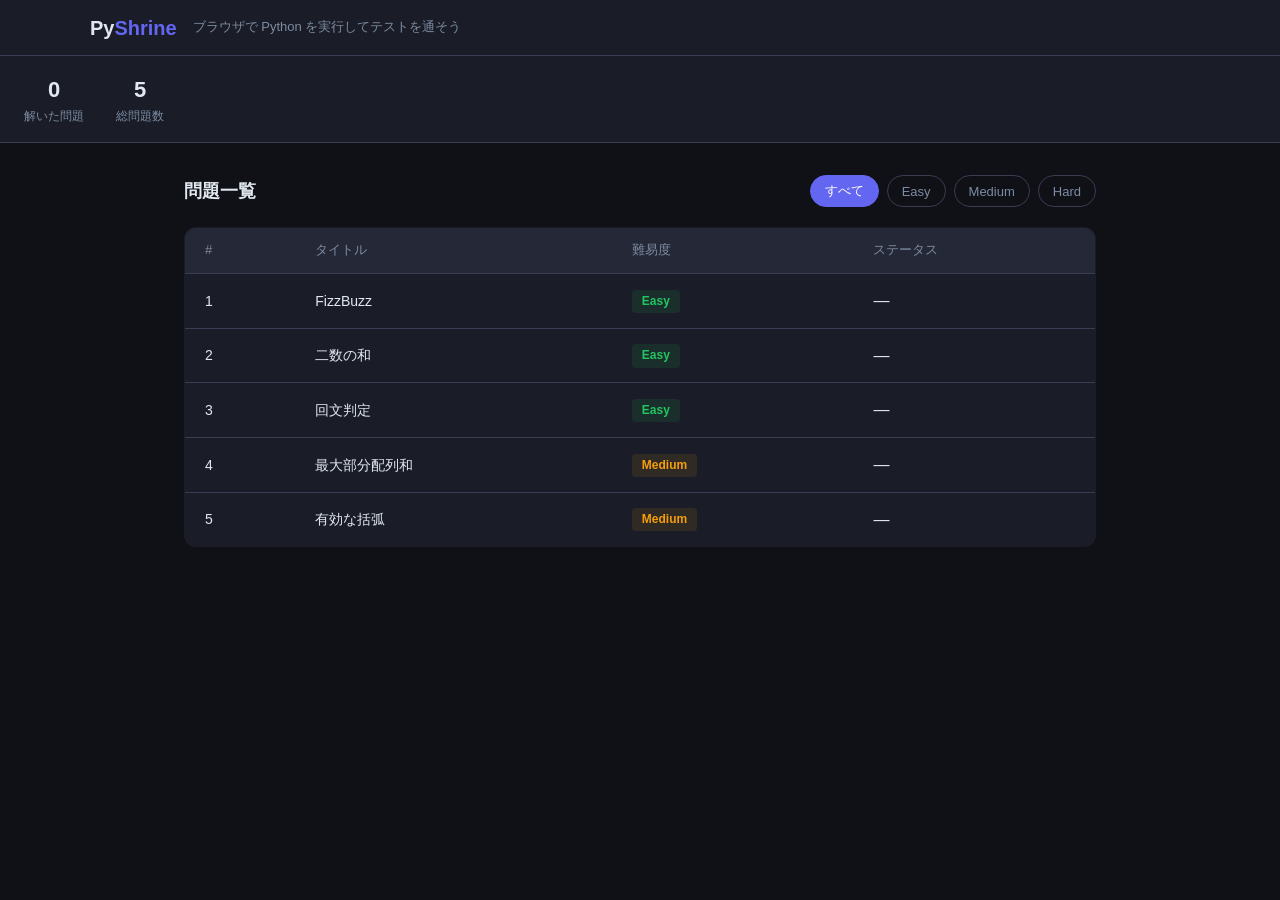
<file: index.html>
<!DOCTYPE html>
<html lang="ja">
<head>
  <meta charset="UTF-8">
  <meta name="viewport" content="width=device-width, initial-scale=1.0">
  <title>PyShrine — ブラウザで Python を実行しよう</title>
  <link rel="stylesheet" href="css/style.css">
</head>
<body>

<header class="header">
  <div class="header-inner">
    <a href="index.html" class="logo">Py<span>Shrine</span></a>
    <span class="tagline">ブラウザで Python を実行してテストを通そう</span>
  </div>
</header>

<div class="stats-bar">
  <div class="stat-item">
    <div class="stat-value" id="stat-solved">0</div>
    <div class="stat-label">解いた問題</div>
  </div>
  <div class="stat-item">
    <div class="stat-value" id="stat-total">0</div>
    <div class="stat-label">総問題数</div>
  </div>
</div>

<main class="container">
  <div class="problem-list-header">
    <h2>問題一覧</h2>
    <div class="filters">
      <button class="filter-btn active" data-filter="all">すべて</button>
      <button class="filter-btn" data-filter="easy">Easy</button>
      <button class="filter-btn" data-filter="medium">Medium</button>
      <button class="filter-btn" data-filter="hard">Hard</button>
    </div>
  </div>

  <table class="problem-table">
    <thead>
      <tr>
        <th>#</th>
        <th>タイトル</th>
        <th>難易度</th>
        <th>ステータス</th>
      </tr>
    </thead>
    <tbody id="problem-list"></tbody>
  </table>
</main>

<script src="js/problems.js"></script>
<script src="js/app.js"></script>
</body>
</html>
</file>
<file: css/style.css>
*, *::before, *::after { box-sizing: border-box; margin: 0; padding: 0; }

:root {
  --bg: #0f1117;
  --surface: #1a1d27;
  --surface2: #252836;
  --surface3: #2f3347;
  --border: #383d52;
  --text: #e2e8f0;
  --text-muted: #7c8ba1;
  --accent: #6366f1;
  --accent-hover: #818cf8;
  --easy: #22c55e;
  --medium: #f59e0b;
  --hard: #ef4444;
  --pass: #22c55e;
  --fail: #ef4444;
}

body {
  font-family: -apple-system, BlinkMacSystemFont, 'Segoe UI', Roboto, sans-serif;
  background: var(--bg);
  color: var(--text);
  min-height: 100vh;
  font-size: 14px;
  line-height: 1.6;
}

/* ── Header ── */
.header {
  background: var(--surface);
  border-bottom: 1px solid var(--border);
  padding: 0 24px;
  height: 56px;
  display: flex;
  align-items: center;
}
.header-inner {
  display: flex;
  align-items: center;
  gap: 16px;
  width: 100%;
  max-width: 1100px;
  margin: 0 auto;
}
.logo { font-size: 20px; font-weight: 700; color: var(--text); text-decoration: none; }
.logo span { color: var(--accent); }
.tagline { color: var(--text-muted); font-size: 13px; }

/* ── Container ── */
.container { max-width: 960px; margin: 0 auto; padding: 32px 24px; }

/* ── Stats bar ── */
.stats-bar {
  display: flex;
  gap: 32px;
  padding: 16px 24px;
  background: var(--surface);
  border-bottom: 1px solid var(--border);
  max-width: 100%;
}
.stat-item { text-align: center; }
.stat-value { font-size: 22px; font-weight: 700; }
.stat-label { font-size: 12px; color: var(--text-muted); }

/* ── Problem list ── */
.problem-list-header {
  display: flex;
  justify-content: space-between;
  align-items: center;
  margin-bottom: 20px;
}
.problem-list-header h2 { font-size: 18px; font-weight: 600; }
.filters { display: flex; gap: 8px; }
.filter-btn {
  padding: 6px 14px;
  border: 1px solid var(--border);
  background: transparent;
  color: var(--text-muted);
  border-radius: 20px;
  cursor: pointer;
  font-size: 13px;
  transition: all 0.15s;
}
.filter-btn:hover { border-color: var(--accent); color: var(--text); }
.filter-btn.active { background: var(--accent); border-color: var(--accent); color: white; }

.problem-table {
  width: 100%;
  border-collapse: collapse;
  background: var(--surface);
  border-radius: 12px;
  overflow: hidden;
  border: 1px solid var(--border);
}
.problem-table thead { background: var(--surface2); }
.problem-table th {
  padding: 12px 20px;
  text-align: left;
  font-weight: 500;
  color: var(--text-muted);
  font-size: 13px;
  border-bottom: 1px solid var(--border);
}
.problem-table td { padding: 14px 20px; border-bottom: 1px solid var(--border); }
.problem-table tr:last-child td { border-bottom: none; }
.problem-table tr:hover td { background: var(--surface2); cursor: pointer; }
.problem-table a { color: var(--text); text-decoration: none; font-weight: 500; }
.problem-table a:hover { color: var(--accent-hover); }

.difficulty-badge {
  display: inline-block;
  padding: 2px 10px;
  border-radius: 4px;
  font-size: 12px;
  font-weight: 600;
}
.difficulty-badge.easy   { color: var(--easy);   background: rgba(34,197,94,0.1); }
.difficulty-badge.medium { color: var(--medium); background: rgba(245,158,11,0.1); }
.difficulty-badge.hard   { color: var(--hard);   background: rgba(239,68,68,0.1); }

.status-icon { font-size: 16px; }
.status-icon.solved { color: var(--easy); }

/* ── Editor layout ── */
.editor-layout {
  display: flex;
  height: calc(100vh - 56px);
  overflow: hidden;
}

.problem-panel {
  width: 42%;
  min-width: 300px;
  background: var(--surface);
  border-right: 1px solid var(--border);
  display: flex;
  flex-direction: column;
  overflow: hidden;
}

.editor-panel {
  flex: 1;
  display: flex;
  flex-direction: column;
  overflow: hidden;
}

/* ── Problem tabs ── */
.problem-tabs {
  display: flex;
  border-bottom: 1px solid var(--border);
  background: var(--surface2);
  flex-shrink: 0;
}
.problem-tab {
  padding: 12px 20px;
  cursor: pointer;
  font-size: 13px;
  font-weight: 500;
  color: var(--text-muted);
  border-bottom: 2px solid transparent;
  transition: all 0.15s;
  user-select: none;
}
.problem-tab.active { color: var(--text); border-bottom-color: var(--accent); }
.problem-tab:hover { color: var(--text); }

.tab-pane { display: none; }
.tab-pane.active { display: block; }

.problem-content {
  flex: 1;
  overflow-y: auto;
  padding: 20px;
}
.problem-content::-webkit-scrollbar { width: 6px; }
.problem-content::-webkit-scrollbar-thumb { background: var(--border); border-radius: 3px; }

.problem-title { font-size: 18px; font-weight: 700; margin-bottom: 8px; }
.problem-meta { display: flex; gap: 10px; align-items: center; margin-bottom: 20px; }
.problem-id-badge { font-size: 13px; color: var(--text-muted); }

.problem-description { color: var(--text); white-space: pre-line; line-height: 1.8; margin-bottom: 20px; }
.problem-description code {
  background: var(--surface3);
  padding: 1px 6px;
  border-radius: 4px;
  font-family: 'Consolas', 'Monaco', monospace;
  font-size: 13px;
  color: #a78bfa;
}

.section-title {
  font-size: 12px;
  font-weight: 600;
  color: var(--text-muted);
  text-transform: uppercase;
  letter-spacing: 0.5px;
  margin-bottom: 10px;
  margin-top: 20px;
}
.section-title:first-child { margin-top: 0; }

.example-block {
  background: var(--surface2);
  border-radius: 8px;
  padding: 12px 14px;
  margin-bottom: 10px;
  border: 1px solid var(--border);
}
.example-block .label { font-size: 12px; color: var(--text-muted); margin-bottom: 3px; }
.example-block .value { font-family: 'Consolas', 'Monaco', monospace; font-size: 13px; }

.constraints-list { list-style: none; display: flex; flex-direction: column; gap: 4px; }
.constraints-list li {
  font-family: 'Consolas', 'Monaco', monospace;
  font-size: 13px;
  color: var(--text-muted);
  padding-left: 14px;
  position: relative;
}
.constraints-list li::before { content: '•'; position: absolute; left: 0; color: var(--accent); }

/* ── Test results ── */
.test-result-list { display: flex; flex-direction: column; gap: 8px; }
.test-result-item {
  background: var(--surface2);
  border: 1px solid var(--border);
  border-radius: 8px;
  overflow: hidden;
  transition: border-color 0.2s;
}
.test-result-item.pass { border-color: var(--pass); }
.test-result-item.fail { border-color: var(--fail); }

.test-result-header {
  display: flex;
  align-items: center;
  gap: 10px;
  padding: 10px 14px;
  cursor: pointer;
}
.test-result-icon { font-size: 16px; flex-shrink: 0; }
.test-result-name { flex: 1; font-size: 13px; font-weight: 500; }
.test-result-status { font-size: 12px; font-weight: 600; }
.test-result-item.pass .test-result-status { color: var(--pass); }
.test-result-item.fail .test-result-status { color: var(--fail); }

.test-result-details { padding: 0 14px 12px; display: none; }
.test-result-details.open { display: block; }
.result-row { margin-bottom: 8px; }
.result-label { font-size: 11px; color: var(--text-muted); margin-bottom: 3px; text-transform: uppercase; letter-spacing: 0.5px; }
.result-value {
  font-family: 'Consolas', 'Monaco', monospace;
  font-size: 13px;
  background: var(--surface3);
  padding: 6px 10px;
  border-radius: 4px;
  word-break: break-all;
}
.result-value.error-text { color: var(--fail); }

/* ── Editor toolbar ── */
.editor-toolbar {
  display: flex;
  align-items: center;
  gap: 12px;
  padding: 8px 16px;
  background: var(--surface2);
  border-bottom: 1px solid var(--border);
  flex-shrink: 0;
}
.lang-badge {
  background: rgba(99,102,241,0.15);
  color: var(--accent);
  padding: 4px 12px;
  border-radius: 6px;
  font-size: 13px;
  font-weight: 500;
}
.editor-toolbar .spacer { flex: 1; }

.pyodide-status { font-size: 12px; color: var(--text-muted); display: flex; align-items: center; gap: 6px; }
.pyodide-status .dot {
  width: 7px; height: 7px;
  border-radius: 50%;
  background: var(--medium);
  animation: pulse 1.5s infinite;
}
.pyodide-status.ready .dot { background: var(--pass); animation: none; }
@keyframes pulse { 0%,100%{opacity:1} 50%{opacity:0.3} }

#monaco-editor { flex: 1; overflow: hidden; min-height: 0; }

.editor-actions {
  display: flex;
  gap: 10px;
  padding: 12px 16px;
  background: var(--surface2);
  border-top: 1px solid var(--border);
  flex-shrink: 0;
}

/* ── Buttons ── */
.btn {
  padding: 8px 20px;
  border-radius: 6px;
  font-size: 14px;
  font-weight: 500;
  cursor: pointer;
  border: none;
  transition: all 0.15s;
  display: flex;
  align-items: center;
  gap: 6px;
}
.btn:disabled { opacity: 0.5; cursor: not-allowed; }
.btn-run { background: var(--surface3); color: var(--text); border: 1px solid var(--border); }
.btn-run:hover:not(:disabled) { background: var(--border); }
.btn-submit { background: var(--accent); color: white; }
.btn-submit:hover:not(:disabled) { background: var(--accent-hover); }
.btn-reset { background: transparent; color: var(--text-muted); border: 1px solid var(--border); margin-left: auto; }
.btn-reset:hover { color: var(--text); border-color: var(--text-muted); }

/* ── Console ── */
.console-panel {
  height: 150px;
  background: var(--bg);
  border-top: 1px solid var(--border);
  display: flex;
  flex-direction: column;
  flex-shrink: 0;
}
.console-header {
  display: flex;
  align-items: center;
  padding: 5px 16px;
  background: var(--surface2);
  border-bottom: 1px solid var(--border);
}
.console-title { font-size: 11px; font-weight: 600; color: var(--text-muted); text-transform: uppercase; letter-spacing: 0.5px; flex: 1; }
.console-clear { font-size: 12px; color: var(--text-muted); cursor: pointer; background: none; border: none; padding: 2px 6px; }
.console-clear:hover { color: var(--text); }
.console-output {
  flex: 1;
  overflow-y: auto;
  padding: 8px 16px;
  font-family: 'Consolas', 'Monaco', monospace;
  font-size: 13px;
  line-height: 1.5;
}
.console-output::-webkit-scrollbar { width: 4px; }
.console-output::-webkit-scrollbar-thumb { background: var(--border); }
.console-line.error { color: var(--fail); }
.console-line.success { color: var(--pass); }
.console-line.info { color: var(--text-muted); }

/* ── Result banner ── */
.result-banner {
  padding: 10px 16px;
  font-weight: 600;
  font-size: 14px;
  display: none;
  align-items: center;
  gap: 8px;
  flex-shrink: 0;
}
.result-banner.show { display: flex; }
.result-banner.accepted { background: rgba(34,197,94,0.1); color: var(--pass); border-bottom: 1px solid rgba(34,197,94,0.3); }
.result-banner.wrong    { background: rgba(239,68,68,0.1); color: var(--fail); border-bottom: 1px solid rgba(239,68,68,0.3); }

/* ── Back link ── */
.back-link {
  display: flex;
  align-items: center;
  gap: 6px;
  color: var(--text-muted);
  text-decoration: none;
  font-size: 13px;
  padding: 6px 10px;
  border-radius: 6px;
  transition: all 0.15s;
}
.back-link:hover { color: var(--text); background: var(--surface3); }

/* ── Pending state ── */
.test-result-item.pending { opacity: 0.5; }

/* ── Responsive ── */
@media (max-width: 768px) {
  .editor-layout { flex-direction: column; }
  .problem-panel { width: 100%; height: 45vh; min-width: unset; border-right: none; border-bottom: 1px solid var(--border); }
}

.hidden { display: none !important; }
</file>
